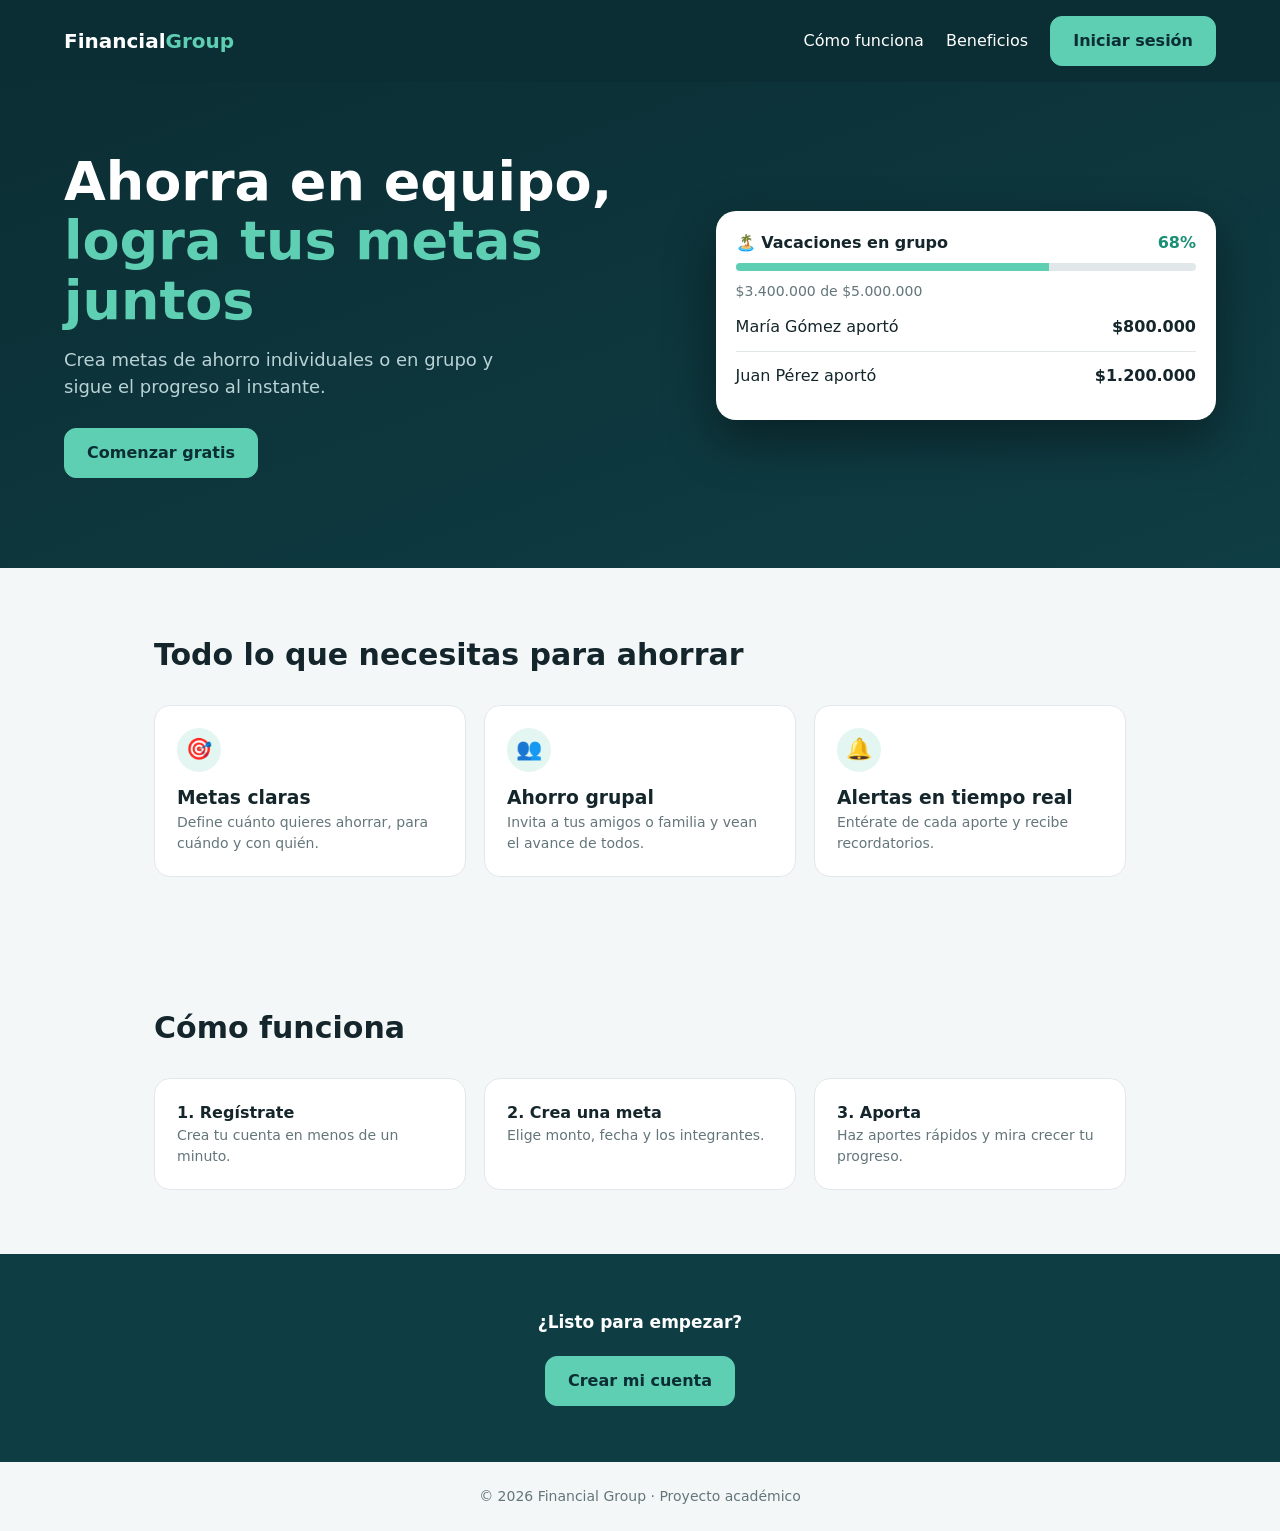
<file: financial-group/index.html>
<!DOCTYPE html>
<html lang="es">
<head>
  <meta charset="utf-8">
  <meta name="viewport" content="width=device-width, initial-scale=1">
  <title>Ahorra en equipo · Financial Group</title>
  <link rel="stylesheet" href="css/styles.css">
  </head>
<body class="site">
  <header>
    <a class="logo" href="index.html">Financial<b>Group</b></a>
    <nav><a href="#como">Cómo funciona</a><a href="#beneficios">Beneficios</a><a class="btn m" href="login.html">Iniciar sesión</a></nav>
  </header>
  <section class="hero">
    <div>
      <h1>Ahorra en equipo, <em>logra tus metas juntos</em></h1>
      <p>Crea metas de ahorro individuales o en grupo y sigue el progreso al instante.</p>
      <a class="btn m" href="login.html?registro">Comenzar gratis</a>
    </div>
    <div class="mock" aria-hidden="true">
      <div class="row"><b>🏝️ Vacaciones en grupo</b><b class="ok">68%</b></div>
      <div class="bar"><i style="width:68%"></i></div>
      <span class="mu">$3.400.000 de $5.000.000</span>
      <div class="li"><span>María Gómez aportó</span><b>$800.000</b></div>
      <div class="li"><span>Juan Pérez aportó</span><b>$1.200.000</b></div>
    </div>
  </section>
  <section class="sec" id="beneficios">
    <h2>Todo lo que necesitas para ahorrar</h2>
    <div class="grid3">
      <article class="feat"><span class="ic">🎯</span><h3>Metas claras</h3><p class="mu">Define cuánto quieres ahorrar, para cuándo y con quién.</p></article>
      <article class="feat"><span class="ic">👥</span><h3>Ahorro grupal</h3><p class="mu">Invita a tus amigos o familia y vean el avance de todos.</p></article>
      <article class="feat"><span class="ic">🔔</span><h3>Alertas en tiempo real</h3><p class="mu">Entérate de cada aporte y recibe recordatorios.</p></article>
    </div>
  </section>
  <section class="sec" id="como">
    <h2>Cómo funciona</h2>
    <div class="grid3">
      <article class="feat"><b>1. Regístrate</b><p class="mu">Crea tu cuenta en menos de un minuto.</p></article>
      <article class="feat"><b>2. Crea una meta</b><p class="mu">Elige monto, fecha y los integrantes.</p></article>
      <article class="feat"><b>3. Aporta</b><p class="mu">Haz aportes rápidos y mira crecer tu progreso.</p></article>
    </div>
  </section>
  <section class="cta"><h2>¿Listo para empezar?</h2><a class="btn m" href="login.html?registro">Crear mi cuenta</a></section>
  <footer>© 2026 Financial Group · Proyecto académico</footer>
</body>
</html>
</file>
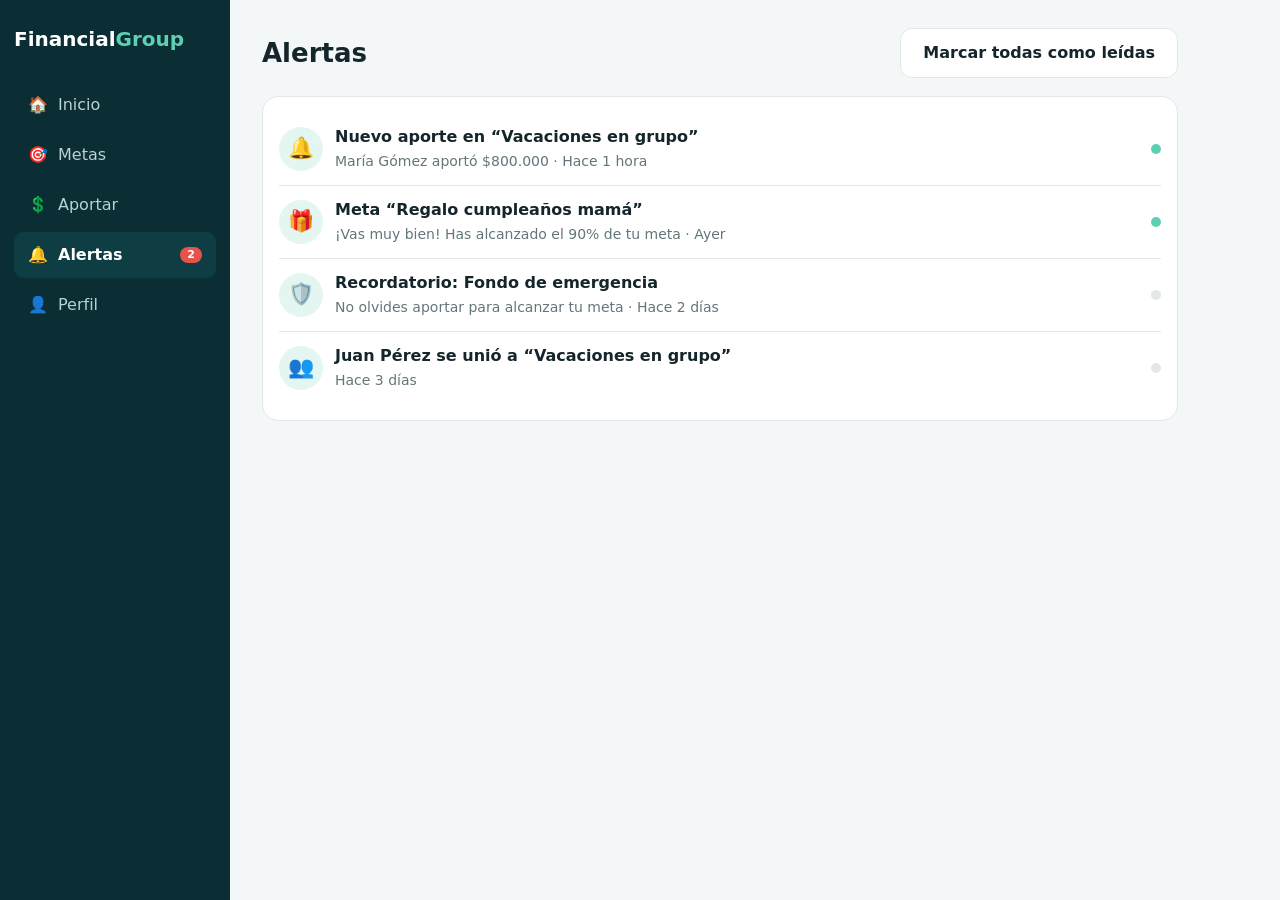
<file: financial-group/alertas.html>
<!DOCTYPE html>
<html lang="es">
<head>
  <meta charset="utf-8">
  <meta name="viewport" content="width=device-width, initial-scale=1">
  <title>Alertas · Financial Group</title>
  <link rel="stylesheet" href="css/styles.css">
  <script src="js/app.js" defer></script>
</head>
<body class="app" data-page="alertas">
</body>
</html>
</file>
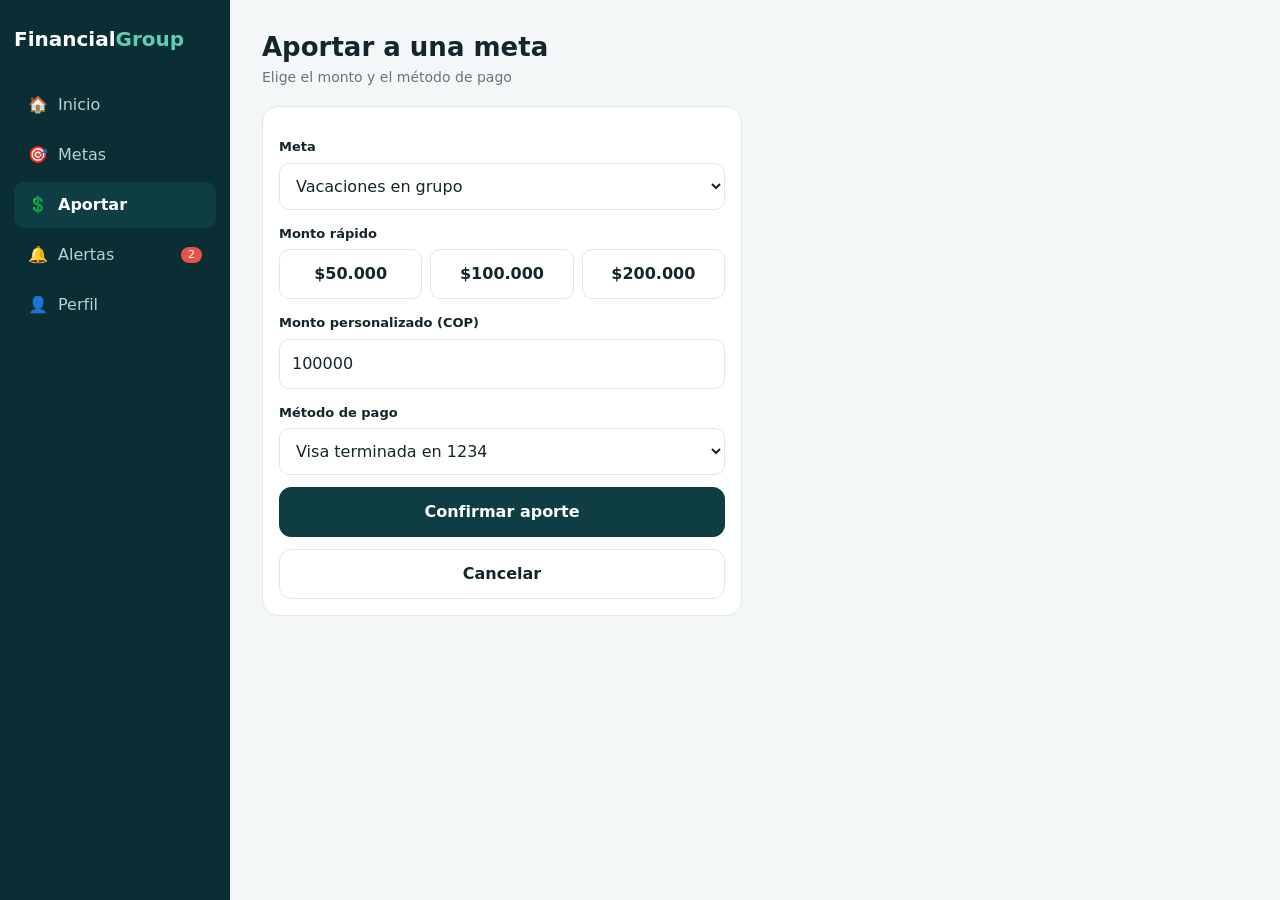
<file: financial-group/aporte.html>
<!DOCTYPE html>
<html lang="es">
<head>
  <meta charset="utf-8">
  <meta name="viewport" content="width=device-width, initial-scale=1">
  <title>Aportar · Financial Group</title>
  <link rel="stylesheet" href="css/styles.css">
  <script src="js/app.js" defer></script>
</head>
<body class="app" data-page="aporte">
</body>
</html>
</file>
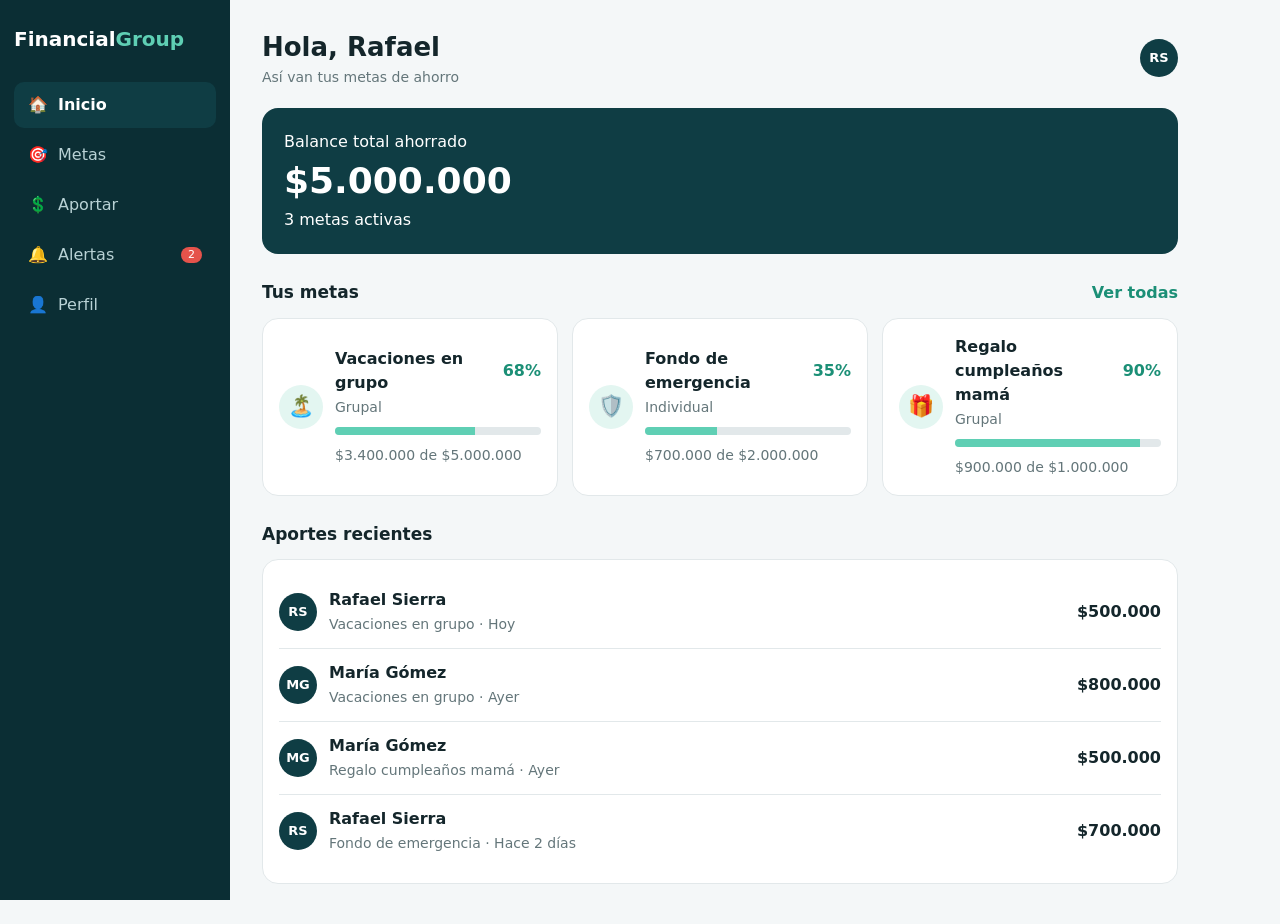
<file: financial-group/home.html>
<!DOCTYPE html>
<html lang="es">
<head>
  <meta charset="utf-8">
  <meta name="viewport" content="width=device-width, initial-scale=1">
  <title>Inicio · Financial Group</title>
  <link rel="stylesheet" href="css/styles.css">
  <script src="js/app.js" defer></script>
</head>
<body class="app" data-page="home">
</body>
</html>
</file>
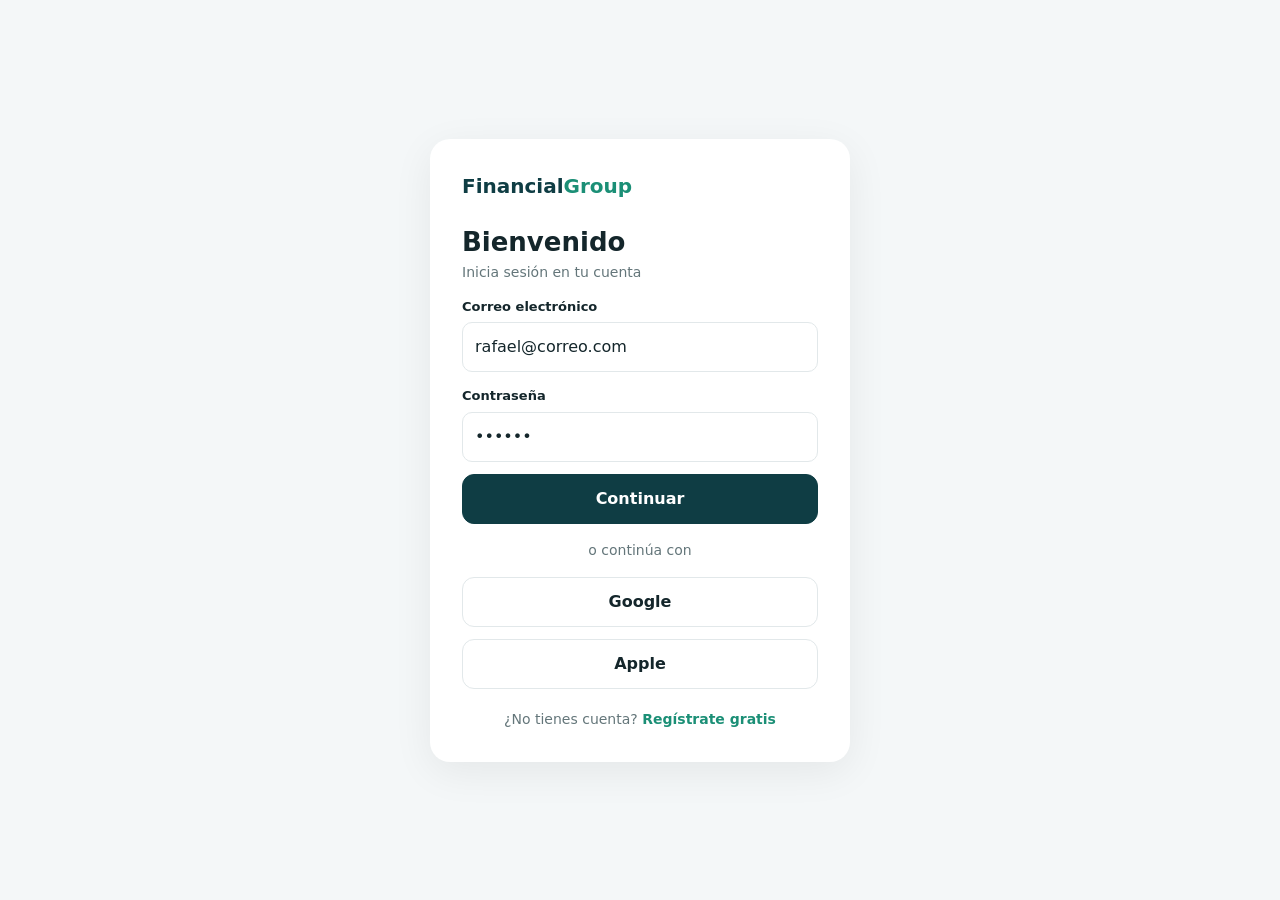
<file: financial-group/login.html>
<!DOCTYPE html>
<html lang="es">
<head>
  <meta charset="utf-8">
  <meta name="viewport" content="width=device-width, initial-scale=1">
  <title>Iniciar sesión · Financial Group</title>
  <link rel="stylesheet" href="css/styles.css">
  <script src="js/app.js" defer></script>
</head>
<body class="auth" data-page="login">
  <main class="authbox">
    <a class="logo" href="index.html">Financial<b>Group</b></a>
    <h1 id="t">Bienvenido</h1>
    <p class="mu" id="sub">Inicia sesión en tu cuenta</p>
    <form id="f">
      <label class="reg" for="nm" hidden>Nombre completo</label>
      <input class="reg" id="nm" autocomplete="name" hidden>
      <label for="e">Correo electrónico</label>
      <input id="e" type="email" required value="rafael@correo.com" autocomplete="email">
      <label for="c">Contraseña</label>
      <input id="c" type="password" required minlength="4" value="123456" autocomplete="current-password">
      <button class="btn p w">Continuar</button>
    </form>
    <p class="mu" style="text-align:center;margin:16px 0 4px">o continúa con</p>
    <a class="btn w" href="home.html">Google</a>
    <a class="btn w" href="home.html">Apple</a>
    <p class="mu" id="sw" style="text-align:center;margin-top:20px">¿No tienes cuenta? <a class="ok" href="login.html?registro">Regístrate gratis</a></p>
  </main>
</body>
</html>
</file>
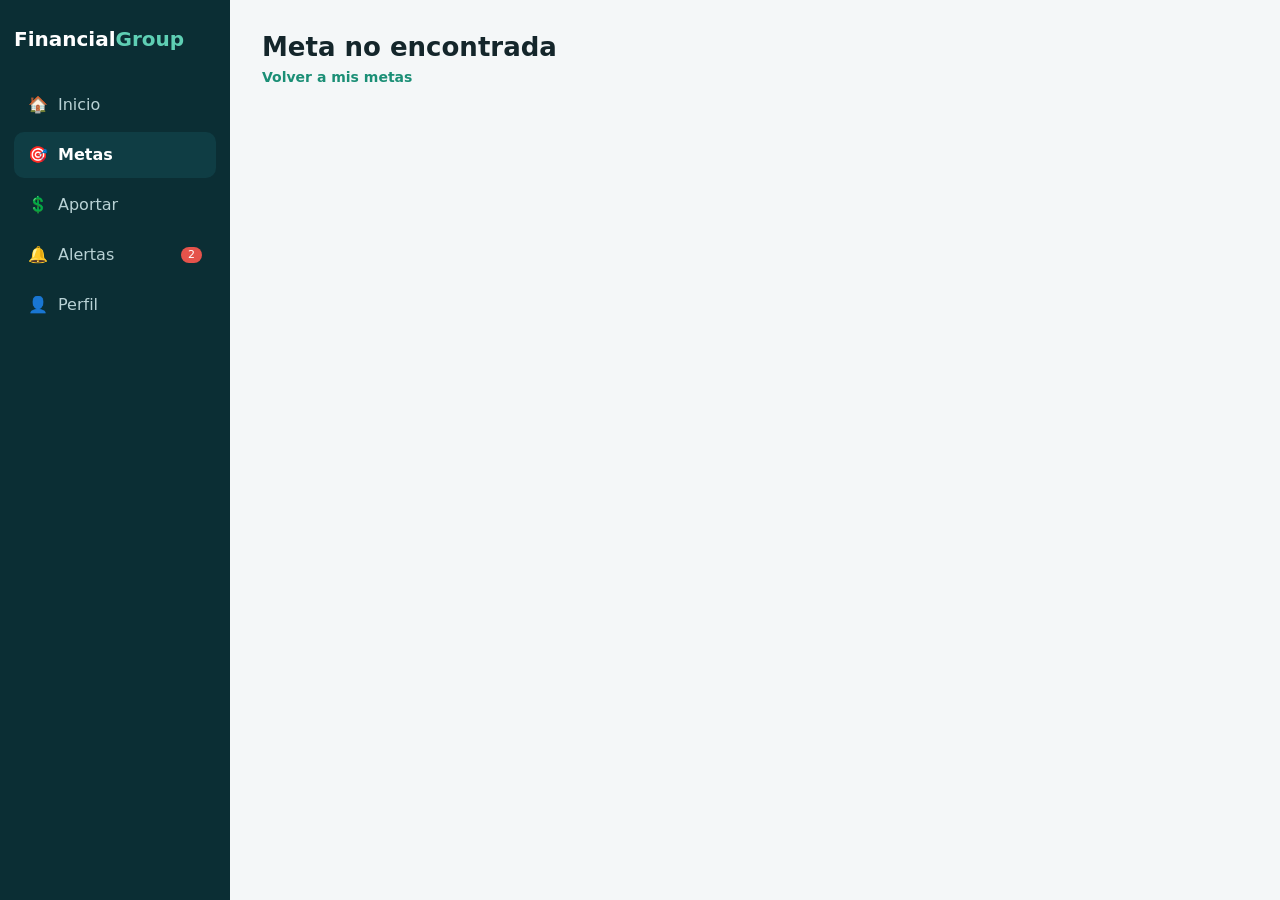
<file: financial-group/meta.html>
<!DOCTYPE html>
<html lang="es">
<head>
  <meta charset="utf-8">
  <meta name="viewport" content="width=device-width, initial-scale=1">
  <title>Detalle de meta · Financial Group</title>
  <link rel="stylesheet" href="css/styles.css">
  <script src="js/app.js" defer></script>
</head>
<body class="app" data-page="meta">
</body>
</html>
</file>
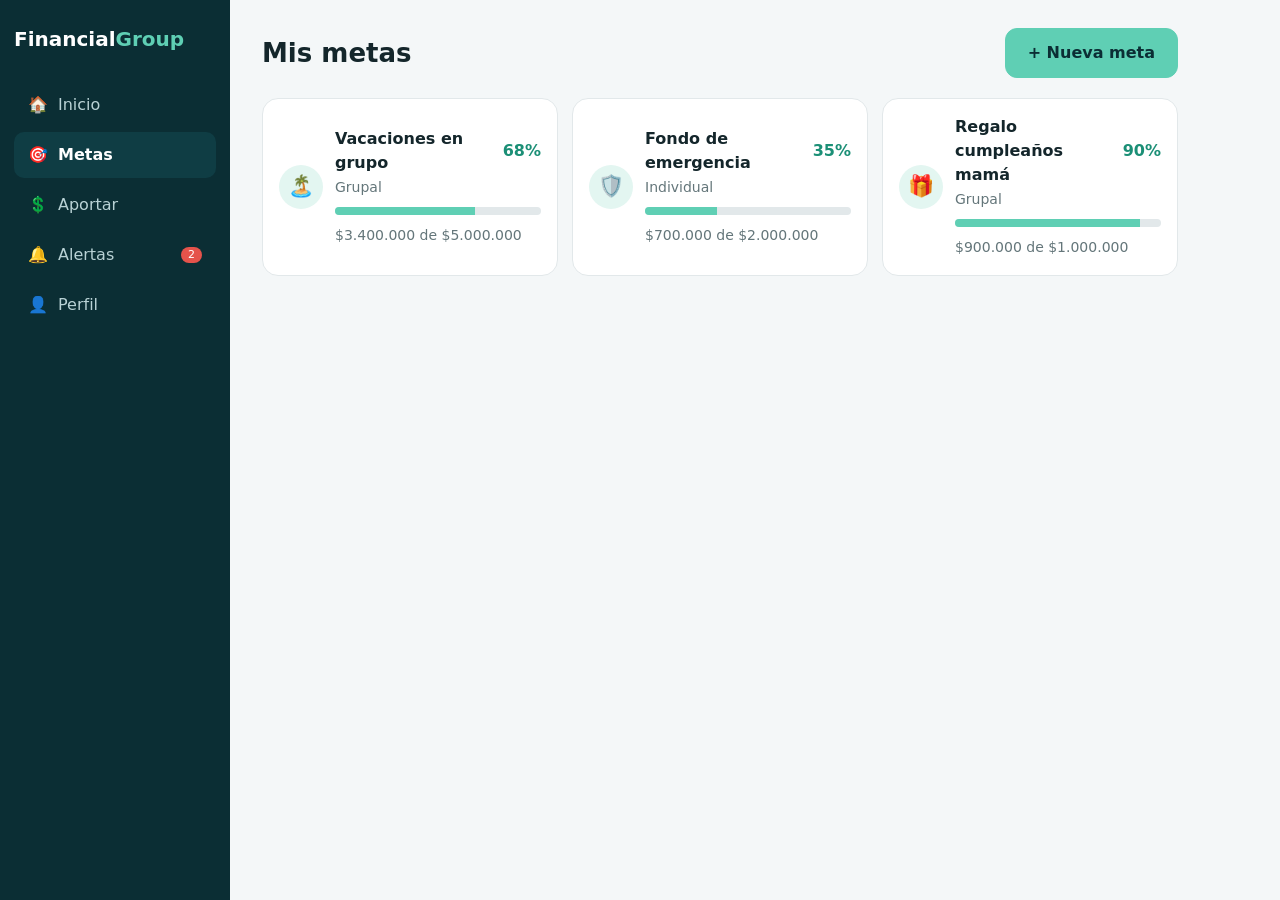
<file: financial-group/metas.html>
<!DOCTYPE html>
<html lang="es">
<head>
  <meta charset="utf-8">
  <meta name="viewport" content="width=device-width, initial-scale=1">
  <title>Mis metas · Financial Group</title>
  <link rel="stylesheet" href="css/styles.css">
  <script src="js/app.js" defer></script>
</head>
<body class="app" data-page="metas">
</body>
</html>
</file>
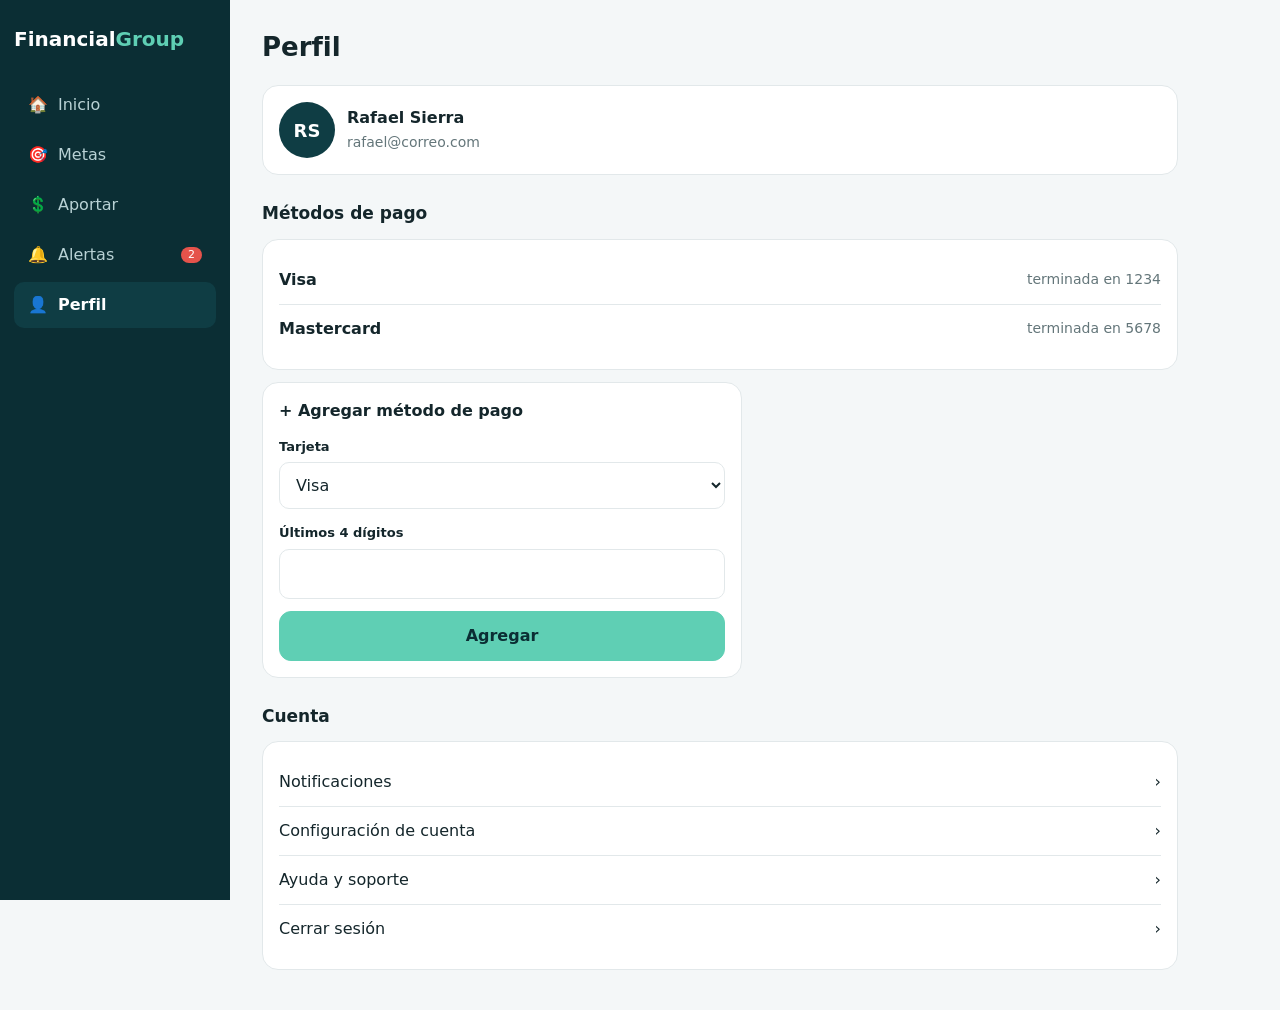
<file: financial-group/perfil.html>
<!DOCTYPE html>
<html lang="es">
<head>
  <meta charset="utf-8">
  <meta name="viewport" content="width=device-width, initial-scale=1">
  <title>Perfil · Financial Group</title>
  <link rel="stylesheet" href="css/styles.css">
  <script src="js/app.js" defer></script>
</head>
<body class="app" data-page="perfil">
</body>
</html>
</file>
<file: financial-group/css/styles.css>
:root{--dk:#0f3d44;--dk2:#0b2e34;--mint:#5fcfb4;--mintl:#e3f6f1;--tx:#14262b;--mu:#64767a;--bd:#e2e8ea;--bg:#f4f7f8;--r:16px}
*{box-sizing:border-box;margin:0;padding:0}
[hidden]{display:none!important}
body{font-family:"Segoe UI",system-ui,sans-serif;color:var(--tx);background:var(--bg);line-height:1.5}
a{color:inherit;text-decoration:none}
button,input,select{font:inherit;color:inherit}
:focus-visible{outline:3px solid var(--mint);outline-offset:2px}
h1{font-size:26px}h2{font-size:17px}
.mu{color:var(--mu);font-size:14px}
.ok{color:#1b8f76;font-weight:600}
.row{display:flex;align-items:center;justify-content:space-between;gap:12px}
.btn{display:inline-block;padding:12px 22px;border-radius:12px;border:1px solid var(--bd);background:#fff;font-weight:600;cursor:pointer;text-align:center}
.btn:hover{filter:brightness(.95)}
.btn.p{background:var(--dk);color:#fff;border-color:var(--dk)}
.btn.m{background:var(--mint);color:var(--dk2);border-color:var(--mint)}
.btn.w{width:100%;margin-top:12px}
label{display:block;font-size:13px;font-weight:600;margin:14px 0 6px}
input,select{width:100%;padding:12px;border:1px solid var(--bd);border-radius:10px;background:#fff}
.logo{font-weight:800;font-size:20px}
.logo b{color:var(--mint)}

/* ---------- Landing ---------- */
.site header{display:flex;justify-content:space-between;align-items:center;padding:16px 5%;background:var(--dk2);color:#fff}
.site header nav{display:flex;gap:22px;align-items:center}
.hero{background:linear-gradient(160deg,var(--dk2),var(--dk));color:#fff;padding:70px 5% 90px;display:grid;grid-template-columns:1.1fr .9fr;gap:40px;align-items:center}
.hero h1{font-size:clamp(32px,5vw,54px);line-height:1.1}
.hero h1 em{font-style:normal;color:var(--mint)}
.hero p{color:#b9d2d5;margin:16px 0 28px;max-width:480px;font-size:18px}
.mock{background:#fff;color:var(--tx);border-radius:20px;padding:20px;box-shadow:0 20px 50px #0006}
.sec{padding:64px 5%;max-width:1100px;margin:auto}
.sec h2{font-size:30px}
.grid3{display:grid;grid-template-columns:repeat(auto-fit,minmax(240px,1fr));gap:18px;margin-top:28px}
.feat{background:#fff;border:1px solid var(--bd);border-radius:var(--r);padding:22px}
.feat .ic{margin-bottom:12px}
.cta{background:var(--dk);color:#fff;text-align:center;padding:56px 5%}
.cta .btn{margin-top:20px}
.site footer{padding:24px 5%;text-align:center;color:var(--mu);font-size:14px}

/* ---------- Login ---------- */
.auth{display:grid;place-items:center;min-height:100vh;padding:20px}
.authbox{background:#fff;border-radius:20px;padding:32px;width:min(420px,100%);box-shadow:0 10px 40px #0001}
.authbox .logo{display:block;margin-bottom:22px;color:var(--dk)}
.authbox .logo b{color:#1b8f76}

/* ---------- App ---------- */
.app{display:grid;grid-template-columns:230px 1fr;min-height:100vh}
.side{background:var(--dk2);color:#fff;padding:24px 14px;position:sticky;top:0;height:100vh}
.side nav{display:grid;gap:4px;margin-top:28px}
.nl{display:flex;gap:10px;align-items:center;padding:11px 14px;border-radius:10px;color:#b9d2d5}
.nl:hover{background:#ffffff14}
.nl.on{background:var(--dk);color:#fff;font-weight:700}
.nl i{font-style:normal}
.bdg{background:#e5534b;color:#fff;border-radius:10px;font-size:11px;padding:0 7px;margin-left:auto}
.tab{display:none}
#main{padding:28px 32px 40px;max-width:980px;width:100%}
.sh{margin:26px 0 12px}
.grid{display:grid;grid-template-columns:repeat(auto-fill,minmax(290px,1fr));gap:14px}
.card{background:#fff;border:1px solid var(--bd);border-radius:var(--r);padding:16px}
.goal{display:flex;gap:12px;align-items:center;transition:transform .15s,box-shadow .15s}
.goal:hover{transform:translateY(-2px);box-shadow:0 8px 20px #0001}
.goal>div{flex:1}
.ic{width:44px;height:44px;border-radius:50%;background:var(--mintl);display:grid;place-items:center;font-size:21px;flex:none}
.bar{height:8px;border-radius:8px;background:var(--bd);margin:8px 0;overflow:hidden}
.bar i{display:block;height:100%;background:var(--mint)}
.hero2{background:var(--dk);color:#fff;border-radius:var(--r);padding:22px;margin-top:20px}
.hero2 b{font-size:36px;display:block}
.av{width:38px;height:38px;border-radius:50%;background:var(--dk);color:#fff;display:grid;place-items:center;font-size:13px;font-weight:700;flex:none}
.chip{display:inline-block;background:#eaeff0;border-radius:20px;padding:3px 11px;font-size:12px;margin-right:6px}
.tabs{display:flex;border-bottom:1px solid var(--bd);margin-top:18px}
.tabs button{flex:1;background:none;border:0;padding:12px;color:var(--mu);cursor:pointer;border-bottom:3px solid transparent}
.tabs button.on{color:var(--dk);font-weight:700;border-color:var(--mint)}
.li{display:flex;justify-content:space-between;align-items:center;gap:12px;padding:12px 0;border-bottom:1px solid var(--bd)}
.li:last-child{border:0}
.li>div:first-child{display:flex;gap:12px;align-items:center}
.amts{display:grid;grid-template-columns:repeat(3,1fr);gap:8px}
.amts button{padding:12px;border:1px solid var(--bd);border-radius:10px;background:#fff;font-weight:600;cursor:pointer}
.amts button.on{border-color:var(--mint);background:var(--mintl)}
.form{max-width:480px}
.dot{width:10px;height:10px;border-radius:50%;background:var(--mint);flex:none}
.read .dot{background:var(--bd)}
.al{cursor:pointer}
dialog{border:0;border-radius:var(--r);padding:24px;width:min(420px,92vw);margin:auto}
dialog::backdrop{background:#0008}
.toast{position:fixed;bottom:90px;left:50%;transform:translateX(-50%);background:var(--dk);color:#fff;padding:12px 20px;border-radius:12px;z-index:20}

@media(max-width:800px){
  .hero{grid-template-columns:1fr}
  .site header nav a:not(.btn){display:none}
  .app{display:block}
  .side{display:none}
  #main{padding:20px 16px 90px}
  .tab{display:flex;position:fixed;bottom:0;left:0;right:0;background:#fff;border-top:1px solid var(--bd);z-index:5}
  .tab .nl{flex:1;flex-direction:column;gap:0;font-size:11px;color:var(--mu);padding:8px 0;border-radius:0;position:relative}
  .tab .nl.on{background:none;color:var(--dk)}
  .tab .nl i{font-size:20px}
  .tab .bdg{position:absolute;top:2px;right:22%;margin:0}
}
</file>
